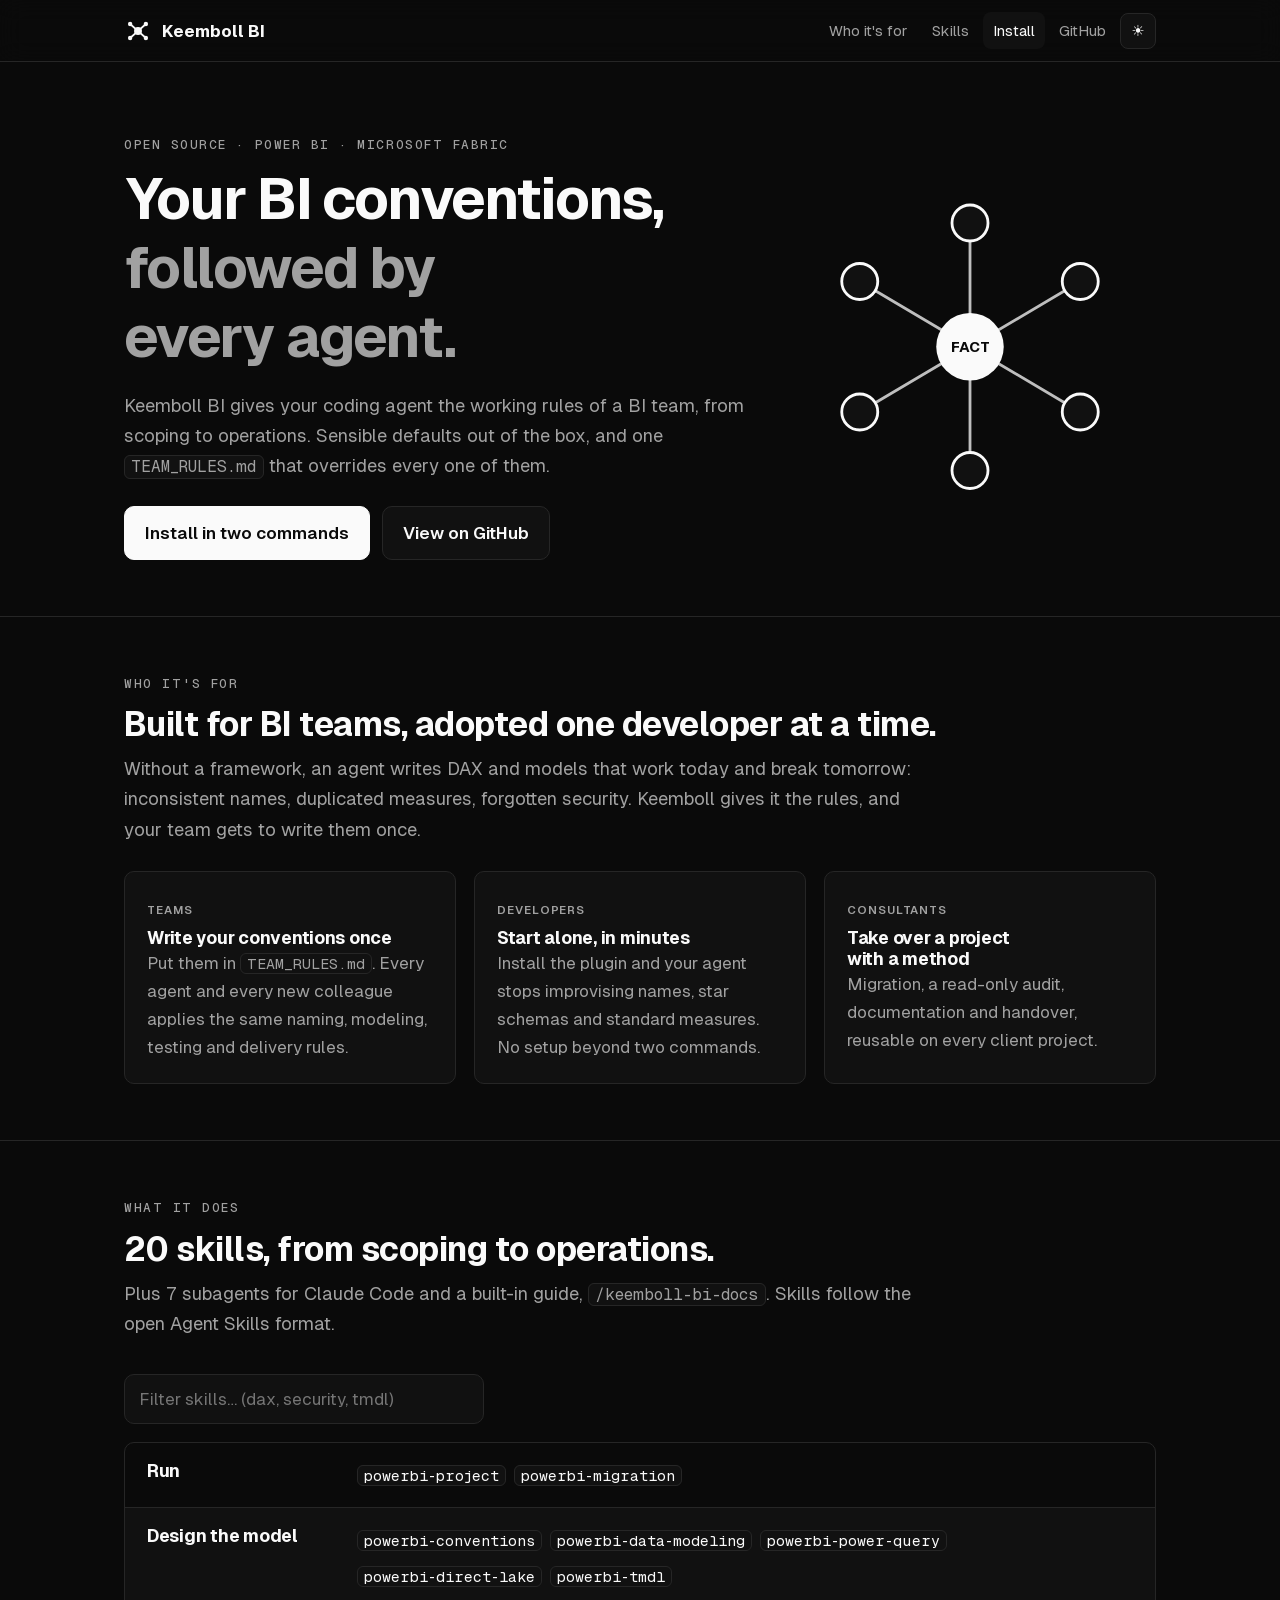
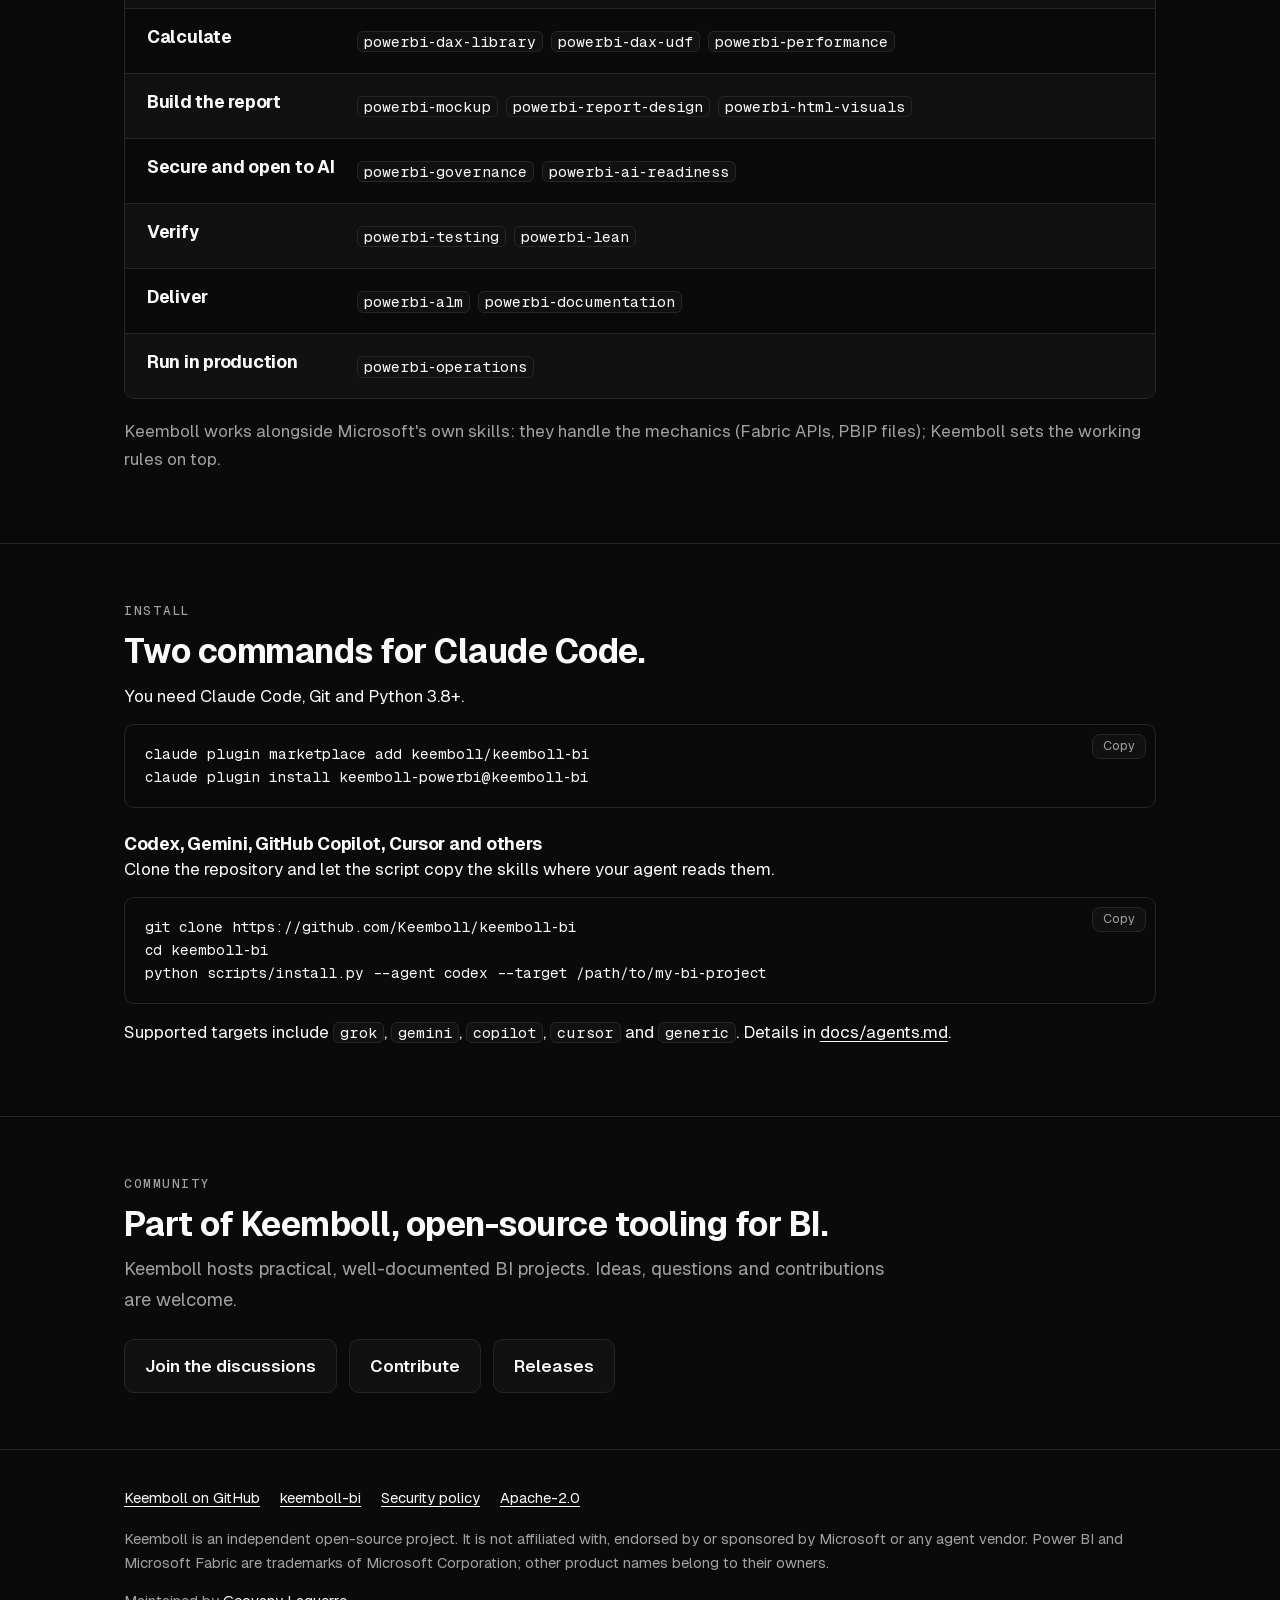
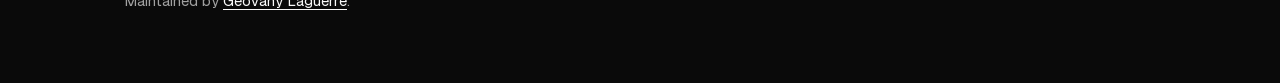
<file: app/index.html>
<!doctype html>
<html lang="en">
<head>
<meta charset="utf-8">
<meta name="viewport" content="width=device-width, initial-scale=1">
<title>Keemboll BI — Your BI conventions, followed by every agent</title>
<meta name="description" content="Open-source Agent Skills and subagents for Power BI and Microsoft Fabric: modeling, DAX, TMDL, governance, ALM. From scoping to operations, with your team's rules.">
<meta name="theme-color" content="#0a0a0a">
<meta property="og:title" content="Keemboll BI — Your BI conventions, followed by every agent">
<meta property="og:description" content="Open-source Agent Skills and subagents for Power BI and Microsoft Fabric. 20 skills from scoping to operations; your TEAM_RULES.md overrides every default.">
<meta property="og:type" content="website">
<link rel="icon" href="assets/favicon.svg" type="image/svg+xml">
<link rel="preload" href="assets/fonts/Geist-Variable.woff2" as="font" type="font/woff2" crossorigin>
<link rel="stylesheet" href="styles/fonts.css">
<link rel="stylesheet" href="styles/tokens.css">
<link rel="stylesheet" href="styles/base.css">
<link rel="stylesheet" href="styles/layout.css">
<link rel="stylesheet" href="styles/components.css">
<script src="scripts/theme.js"></script>
</head>
<body>
<a class="skip" href="#main">Skip to content</a>

<header class="top">
  <div class="wrap">
    <a class="brand" href="#top" aria-label="Keemboll BI home">
      <svg width="28" height="28" viewBox="0 0 32 32" aria-hidden="true" fill="currentColor"><g stroke="currentColor" stroke-width="2"><path d="M16 16 7 8M16 16l9-8M16 16 7 24M16 16l9 8"/></g><circle cx="16" cy="16" r="4.5"/><circle cx="7" cy="8" r="2.5"/><circle cx="25" cy="8" r="2.5"/><circle cx="7" cy="24" r="2.5"/><circle cx="25" cy="24" r="2.5"/></svg>
      Keemboll BI
    </a>
    <nav aria-label="Main">
      <a href="#audiences">Who it's for</a>
      <a href="#skills">Skills</a>
      <a href="#install" class="keep">Install</a>
      <!-- <a href="#proof">Proof</a> -->
      <a href="https://github.com/Keemboll/keemboll-bi" class="keep">GitHub</a>
      <button class="icon-btn" id="theme-toggle" type="button" aria-label="Toggle theme">☾</button>
    </nav>
  </div>
</header>

<main id="main">
  <div class="wrap">
    <div class="hero" id="top">
      <div>
        <div class="eyebrow">Open source · Power BI · Microsoft Fabric</div>
        <h1>Your BI conventions, <em>followed by every agent.</em></h1>
        <p class="lead">Keemboll BI gives your coding agent the working rules of a BI team, from scoping to operations. Sensible defaults out of the box, and one <code>TEAM_RULES.md</code> that overrides every one of them.</p>
        <div class="cta">
          <a class="btn primary" href="#install">Install in two commands</a>
          <a class="btn" href="https://github.com/Keemboll/keemboll-bi">View on GitHub</a>
        </div>
      </div>
      <svg viewBox="0 0 320 300" role="img" aria-label="A star schema: one central fact node linked to six dimension nodes">
        <g stroke="var(--accent)" stroke-width="2.5" opacity=".75">
          <path d="M160 150 160 40M160 150 62 92M160 150 258 92M160 150 62 208M160 150 258 208M160 150 160 260"/>
        </g>
        <circle cx="160" cy="150" r="30" fill="var(--accent)"/>
        <g fill="var(--surface)" stroke="var(--accent)" stroke-width="2.5">
          <circle cx="160" cy="40" r="16"/><circle cx="62" cy="92" r="16"/><circle cx="258" cy="92" r="16"/>
          <circle cx="62" cy="208" r="16"/><circle cx="258" cy="208" r="16"/><circle cx="160" cy="260" r="16"/>
        </g>
        <text x="160" y="155" text-anchor="middle" font-size="13" font-weight="700" fill="var(--accent-ink)" font-family="Geist,system-ui,sans-serif">FACT</text>
      </svg>
    </div>
  </div>

  <section id="audiences" class="reveal">
    <div class="wrap">
      <div class="eyebrow">Who it's for</div>
      <h2>Built for BI teams, adopted one developer at a time.</h2>
      <p class="lead">Without a framework, an agent writes DAX and models that work today and break tomorrow: inconsistent names, duplicated measures, forgotten security. Keemboll gives it the rules, and your team gets to write them once.</p>
      <div class="grid three">
        <div class="card main">
          <span class="tag">Teams</span>
          <h3>Write your conventions once</h3>
          <p>Put them in <code>TEAM_RULES.md</code>. Every agent and every new colleague applies the same naming, modeling, testing and delivery rules.</p>
        </div>
        <div class="card">
          <span class="tag">Developers</span>
          <h3>Start alone, in minutes</h3>
          <p>Install the plugin and your agent stops improvising names, star schemas and standard measures. No setup beyond two commands.</p>
        </div>
        <div class="card">
          <span class="tag">Consultants</span>
          <h3>Take over a project with a method</h3>
          <p>Migration, a read-only audit, documentation and handover, reusable on every client project.</p>
        </div>
      </div>
    </div>
  </section>

  <section id="skills" class="reveal">
    <div class="wrap">
      <div class="eyebrow">What it does</div>
      <h2>20 skills, from scoping to operations.</h2>
      <p class="lead">Plus 7 subagents for Claude Code and a built-in guide, <code>/keemboll-bi-docs</code>. Skills follow the open Agent Skills format.</p>
      <input class="search" id="skill-search" type="search" placeholder="Filter skills… (dax, security, tmdl)" aria-label="Filter skills" autocomplete="off">
      <div class="stages">
        <div class="stage"><h3>Run</h3><ul><li><code>powerbi-project</code></li><li><code>powerbi-migration</code></li></ul></div>
        <div class="stage"><h3>Design the model</h3><ul><li><code>powerbi-conventions</code></li><li><code>powerbi-data-modeling</code></li><li><code>powerbi-power-query</code></li><li><code>powerbi-direct-lake</code></li><li><code>powerbi-tmdl</code></li></ul></div>
        <div class="stage"><h3>Calculate</h3><ul><li><code>powerbi-dax-library</code></li><li><code>powerbi-dax-udf</code></li><li><code>powerbi-performance</code></li></ul></div>
        <div class="stage"><h3>Build the report</h3><ul><li><code>powerbi-mockup</code></li><li><code>powerbi-report-design</code></li><li><code>powerbi-html-visuals</code></li></ul></div>
        <div class="stage"><h3>Secure and open to AI</h3><ul><li><code>powerbi-governance</code></li><li><code>powerbi-ai-readiness</code></li></ul></div>
        <div class="stage"><h3>Verify</h3><ul><li><code>powerbi-testing</code></li><li><code>powerbi-lean</code></li></ul></div>
        <div class="stage"><h3>Deliver</h3><ul><li><code>powerbi-alm</code></li><li><code>powerbi-documentation</code></li></ul></div>
        <div class="stage"><h3>Run in production</h3><ul><li><code>powerbi-operations</code></li></ul></div>
      </div>
      <p class="empty" id="skill-empty" hidden>No skill matches this filter.</p>
      <p style="margin-top:18px;color:var(--muted)">Keemboll works alongside Microsoft's own skills: they handle the mechanics (Fabric APIs, PBIP files); Keemboll sets the working rules on top.</p>
    </div>
  </section>

  <section id="install" class="reveal">
    <div class="wrap">
      <div class="eyebrow">Install</div>
      <h2>Two commands for Claude Code.</h2>
      <p>You need Claude Code, Git and Python 3.8+.</p>
      <div class="codeblock"><pre><code>claude plugin marketplace add keemboll/keemboll-bi
claude plugin install keemboll-powerbi@keemboll-bi</code></pre></div>
      <h3 style="margin-top:26px">Codex, Gemini, GitHub Copilot, Cursor and others</h3>
      <p>Clone the repository and let the script copy the skills where your agent reads them.</p>
      <div class="codeblock"><pre><code>git clone https://github.com/Keemboll/keemboll-bi
cd keemboll-bi
python scripts/install.py --agent codex --target /path/to/my-bi-project</code></pre></div>
      <p>Supported targets include <code>grok</code>, <code>gemini</code>, <code>copilot</code>, <code>cursor</code> and <code>generic</code>. Details in <a href="https://github.com/Keemboll/keemboll-bi/blob/main/docs/agents.md">docs/agents.md</a>.</p>
    </div>
  </section>

  <!-- Proof: re-enable once the videos and excerpts are ready.
  <section id="proof" class="reveal">
    <div class="wrap">
      <div class="eyebrow">Proof</div>
      <h2>What is shown, and what is still to show.</h2>
      <div class="proof">
        <p><strong>A 3-minute walkthrough is in progress.</strong> It will show an agent working with and without a <code>TEAM_RULES.md</code> on a sample PBIP project, and the read-only audit run by <code>powerbi-lean</code>.</p>
        <p style="margin-bottom:0"><strong>Where we stand today.</strong> Examples of DAX, TMDL and M have been reviewed, but not all have been executed against a real model. The list is public, under "To validate" in the <a href="https://github.com/Keemboll/keemboll-bi/blob/main/CHANGELOG.md">changelog</a>. Confirming one is a good first contribution.</p>
      </div>
    </div>
  </section>
  -->

  <section id="community" class="reveal">
    <div class="wrap">
      <div class="eyebrow">Community</div>
      <h2>Part of Keemboll, open-source tooling for BI.</h2>
      <p class="lead">Keemboll hosts practical, well-documented BI projects. Ideas, questions and contributions are welcome.</p>
      <div class="cta">
        <a class="btn" href="https://github.com/orgs/Keemboll/discussions">Join the discussions</a>
        <a class="btn" href="https://github.com/Keemboll/keemboll-bi/blob/main/CONTRIBUTING.md">Contribute</a>
        <a class="btn" href="https://github.com/Keemboll/keemboll-bi/releases">Releases</a>
      </div>
    </div>
  </section>
</main>

<footer>
  <div class="wrap">
    <div class="links">
      <a href="https://github.com/Keemboll">Keemboll on GitHub</a>
      <a href="https://github.com/Keemboll/keemboll-bi">keemboll-bi</a>
      <a href="https://github.com/Keemboll/.github/blob/main/SECURITY.md">Security policy</a>
      <a href="https://github.com/Keemboll/keemboll-bi/blob/main/LICENSE">Apache-2.0</a>
    </div>
    <p>Keemboll is an independent open-source project. It is not affiliated with, endorsed by or sponsored by Microsoft or any agent vendor. Power BI and Microsoft Fabric are trademarks of Microsoft Corporation; other product names belong to their owners.</p>
    <p>Maintained by <a href="https://geovanylaguerre.net">Geovany Laguerre</a>.</p>
  </div>
</footer>

<script type="module" src="scripts/nav.js"></script>
<script type="module" src="scripts/copy.js"></script>
<script type="module" src="scripts/skills.js"></script>
</body>
</html>
</file>
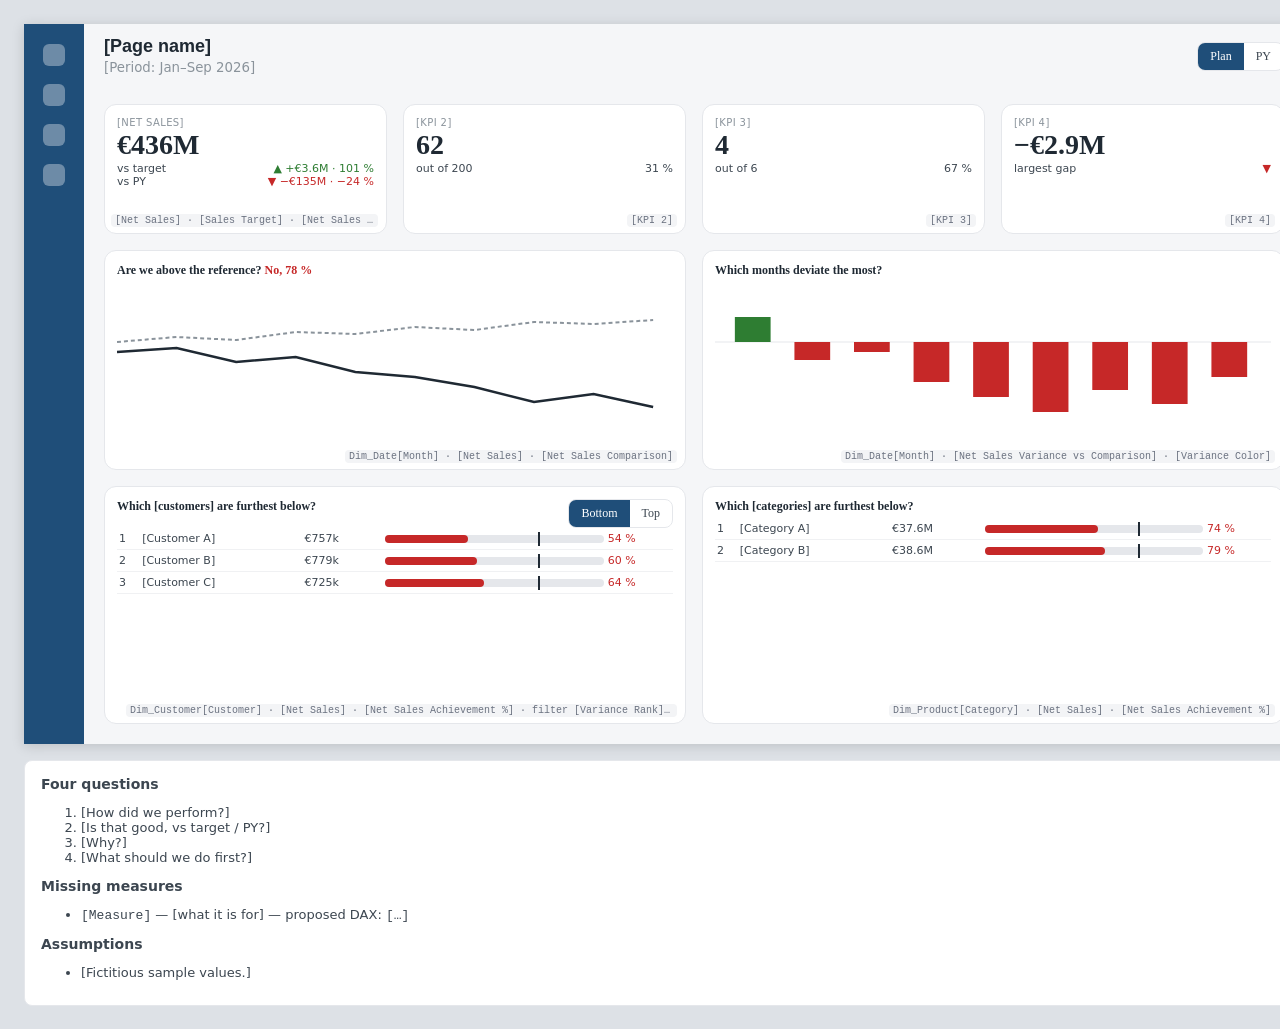
<file: plugins/keemboll-powerbi/skills/powerbi-mockup/references/mockup-template.html>
<!doctype html>
<html lang="en">
<head>
<meta charset="utf-8">
<title>Mockup — [Page name]</title>
<!--
  Power BI mockup template (skill keemboll-powerbi:powerbi-mockup).
  - Replace the [brackets], the (fictitious) sample values and the data-fields labels.
  - Every visible element carries data-fields="Table[Column] | [Measure]" + a .fld label.
  - Design tokens: the CSS variables below = same values as the theme and the SVG background.
-->
<style>
  :root{
    --canvas-w:1280px; --canvas-h:720px; --rail:60px; --margin:20px; --gap:16px; --radius:12px;
    --page:#F5F6F8; --card:#FFFFFF; --border:#E5E7EB; --accent:#1F4E79;
    --good:#2E7D32; --bad:#C62828; --title:#1F2933; --body:#3C4650; --muted:#8A939B;
  }
  *{box-sizing:border-box}
  body{margin:24px;background:#DDE1E6;font-family:"Segoe UI",system-ui,sans-serif;color:var(--body)}
  .canvas{width:var(--canvas-w);height:var(--canvas-h);background:var(--page);display:flex;position:relative;box-shadow:0 2px 12px rgba(0,0,0,.15)}
  .rail{width:var(--rail);background:var(--accent);display:flex;flex-direction:column;align-items:center;padding-top:20px;gap:18px}
  .rail span{width:22px;height:22px;border-radius:6px;background:rgba(255,255,255,.35)}
  .main{flex:1;padding:0 var(--margin) var(--margin);display:grid;gap:var(--gap);
        grid-template-rows:64px 130px 220px 1fr;grid-template-columns:repeat(4,1fr)}
  header{grid-column:1/-1;display:flex;align-items:center;justify-content:space-between}
  header h1{font:600 18px "Segoe UI Semibold","Segoe UI",sans-serif;color:var(--title);margin:0}
  header small{color:var(--muted)}
  .switch{display:inline-flex;border:1px solid var(--border);border-radius:8px;overflow:hidden;background:#fff}
  .switch button{border:0;background:none;padding:6px 12px;font:12px "Segoe UI";color:var(--body);cursor:pointer}
  .switch button.on{background:var(--accent);color:#fff}
  .card{background:var(--card);border:1px solid var(--border);border-radius:var(--radius);padding:12px;position:relative;overflow:hidden}
  .card h2{font:600 12px "Segoe UI Semibold","Segoe UI";color:var(--title);margin:0 0 4px}
  .label{font-size:10px;color:var(--muted);text-transform:uppercase;letter-spacing:.04em}
  .value{font:600 28px "Segoe UI Semibold","Segoe UI";color:var(--title);line-height:1.2}
  .cmp{font-size:11px;display:flex;justify-content:space-between}
  .up{color:var(--good)} .down{color:var(--bad)}
  .fld{position:absolute;right:8px;bottom:6px;font:10px Consolas,monospace;color:#6B7280;background:#F3F4F6;padding:1px 4px;border-radius:4px;max-width:95%;white-space:nowrap;overflow:hidden;text-overflow:ellipsis}
  .span2{grid-column:span 2}
  table{width:100%;border-collapse:collapse;font-size:11px}
  td{padding:4px 2px;border-bottom:1px solid #F0F1F3}
  .bar{height:8px;background:#E5E7EB;border-radius:4px;position:relative}
  .bar i{position:absolute;left:0;top:0;bottom:0;border-radius:4px;background:var(--bad)}
  .bar b{position:absolute;top:-3px;width:2px;height:14px;background:var(--title)}
  .notes{width:var(--canvas-w);margin-top:16px;background:#fff;border:1px solid var(--border);border-radius:8px;padding:12px 16px;font-size:13px}
  .notes h3{margin:.2em 0;font-size:14px}
</style>
</head>
<body>
<div class="canvas">
  <nav class="rail" data-fields="navigation (page buttons)"><span></span><span></span><span></span><span></span></nav>
  <div class="main">
    <header>
      <div><h1>[Page name]</h1><small data-fields="[Period Label]">[Period: Jan–Sep 2026]</small></div>
      <div class="switch" data-fields="Param_Comparison[Comparison]">
        <button class="on">Plan</button><button>PY</button>
      </div>
    </header>

    <!-- Q1 + Q2: KPI cards (most important first) -->
    <div class="card" data-fields="[Net Sales] | [Sales Target] | [Net Sales PY]">
      <div class="label">[Net Sales]</div>
      <div class="value">€436M</div>
      <div class="cmp"><span>vs target</span><span class="up">▲ +€3.6M · 101 %</span></div>
      <div class="cmp"><span>vs PY</span><span class="down">▼ −€135M · −24 %</span></div>
      <span class="fld">[Net Sales] · [Sales Target] · [Net Sales PY]</span>
    </div>
    <div class="card" data-fields="[KPI 2]"><div class="label">[KPI 2]</div><div class="value">62</div><div class="cmp"><span>out of 200</span><span>31 %</span></div><span class="fld">[KPI 2]</span></div>
    <div class="card" data-fields="[KPI 3]"><div class="label">[KPI 3]</div><div class="value">4</div><div class="cmp"><span>out of 6</span><span>67 %</span></div><span class="fld">[KPI 3]</span></div>
    <div class="card" data-fields="[KPI 4]"><div class="label">[KPI 4]</div><div class="value">−€2.9M</div><div class="cmp"><span>largest gap</span><span class="down">▼</span></div><span class="fld">[KPI 4]</span></div>

    <!-- Q2 + Q3 -->
    <div class="card span2" data-fields="Dim_Date[Month] | [Net Sales] | [Net Sales Comparison]">
      <h2>Are we above the reference? <span class="down">No, 78 %</span></h2>
      <svg width="100%" height="150" viewBox="0 0 560 150" preserveAspectRatio="none">
        <polyline fill="none" stroke="#8A939B" stroke-dasharray="4 3" stroke-width="2" points="0,60 60,55 120,58 180,50 240,52 300,45 360,48 420,40 480,42 540,38"/>
        <polyline fill="none" stroke="#1F2933" stroke-width="2.5" points="0,70 60,66 120,80 180,75 240,90 300,95 360,105 420,120 480,112 540,125"/>
      </svg>
      <span class="fld">Dim_Date[Month] · [Net Sales] · [Net Sales Comparison]</span>
    </div>
    <div class="card span2" data-fields="Dim_Date[Month] | [Net Sales Variance vs Comparison] | [Variance Color]">
      <h2>Which months deviate the most?</h2>
      <svg width="100%" height="150" viewBox="0 0 560 150" preserveAspectRatio="none">
        <line x1="0" y1="60" x2="560" y2="60" stroke="#E5E7EB"/>
        <g fill="#2E7D32"><rect x="20" y="35" width="36" height="25"/></g>
        <g fill="#C62828"><rect x="80" y="60" width="36" height="18"/><rect x="140" y="60" width="36" height="10"/><rect x="200" y="60" width="36" height="40"/><rect x="260" y="60" width="36" height="55"/><rect x="320" y="60" width="36" height="70"/><rect x="380" y="60" width="36" height="48"/><rect x="440" y="60" width="36" height="62"/><rect x="500" y="60" width="36" height="35"/></g>
      </svg>
      <span class="fld">Dim_Date[Month] · [Net Sales Variance vs Comparison] · [Variance Color]</span>
    </div>

    <!-- Q3 + Q4: Bottom / Top rankings -->
    <div class="card span2" data-fields="Dim_Customer[Customer] | [Net Sales] | [Net Sales Achievement %] | [Variance Rank] | Param_Direction[Direction]">
      <h2>Which [customers] are furthest below? <span class="switch" style="float:right"><button class="on">Bottom</button><button>Top</button></span></h2>
      <table>
        <tr><td>1</td><td>[Customer A]</td><td>€757k</td><td style="width:40%"><div class="bar"><i style="width:38%"></i><b style="left:70%"></b></div></td><td class="down">54 %</td></tr>
        <tr><td>2</td><td>[Customer B]</td><td>€779k</td><td><div class="bar"><i style="width:42%"></i><b style="left:70%"></b></div></td><td class="down">60 %</td></tr>
        <tr><td>3</td><td>[Customer C]</td><td>€725k</td><td><div class="bar"><i style="width:45%"></i><b style="left:70%"></b></div></td><td class="down">64 %</td></tr>
      </table>
      <span class="fld">Dim_Customer[Customer] · [Net Sales] · [Net Sales Achievement %] · filter [Variance Rank] ≤ 5</span>
    </div>
    <div class="card span2" data-fields="Dim_Product[Category] | [Net Sales] | [Net Sales Achievement %] | [Variance Rank]">
      <h2>Which [categories] are furthest below?</h2>
      <table>
        <tr><td>1</td><td>[Category A]</td><td>€37.6M</td><td style="width:40%"><div class="bar"><i style="width:52%"></i><b style="left:70%"></b></div></td><td class="down">74 %</td></tr>
        <tr><td>2</td><td>[Category B]</td><td>€38.6M</td><td><div class="bar"><i style="width:55%"></i><b style="left:70%"></b></div></td><td class="down">79 %</td></tr>
      </table>
      <span class="fld">Dim_Product[Category] · [Net Sales] · [Net Sales Achievement %]</span>
    </div>
  </div>
</div>

<section class="notes">
  <h3>Four questions</h3>
  <ol><li>[How did we perform?]</li><li>[Is that good, vs target / PY?]</li><li>[Why?]</li><li>[What should we do first?]</li></ol>
  <h3>Missing measures</h3>
  <ul><li><code>[Measure]</code> — [what it is for] — proposed DAX: <code>[…]</code></li></ul>
  <h3>Assumptions</h3>
  <ul><li>[Fictitious sample values.]</li></ul>
</section>

<script>
  // Toggle simulation (no calculation: visual only)
  document.querySelectorAll('.switch').forEach(s => s.addEventListener('click', e => {
    if (e.target.tagName !== 'BUTTON') return;
    s.querySelectorAll('button').forEach(b => b.classList.toggle('on', b === e.target));
  }));
</script>
</body>
</html>
</file>
<file: app/styles/fonts.css>
/* Geist by Vercel, SIL OFL 1.1 (see assets/fonts/OFL.txt). Self-hosted, no third-party request. */
@font-face { font-family: "Geist"; src: url("../assets/fonts/Geist-Variable.woff2") format("woff2"); font-weight: 100 900; font-display: swap; }
@font-face { font-family: "Geist Mono"; src: url("../assets/fonts/GeistMono-Variable.woff2") format("woff2"); font-weight: 100 900; font-display: swap; }
</file>
<file: app/styles/tokens.css>
/* Cascade order: later layers win, so components never fight base styles. */
@layer tokens, base, layout, components;

@layer tokens {
  :root {
    color-scheme: dark;
    --accent: #fafafa;
    --accent-ink: #0a0a0a;
    --radius: 10px;
    --max: 1080px;
    --font: "Geist", system-ui, -apple-system, "Segoe UI", Roboto, sans-serif;
    --mono: "Geist Mono", ui-monospace, SFMono-Regular, Menlo, Consolas, monospace;
    --ease: cubic-bezier(.2, .7, .2, 1);

    --bg: #0a0a0a;
    --surface: #111;
    --line: #262626;
    --text: #fafafa;
    --muted: #a1a1a1;
    --code: #0a0a0a;
  }
  /* Dark by default, whatever the OS says; the toggle switches to light via data-theme. */
  :root[data-theme="light"] {
    color-scheme: light;
    --accent: #0a0a0a; --accent-ink: #fff;
    --bg: #fff; --surface: #fafafa; --line: #e5e5e5;
    --text: #0a0a0a; --muted: #737373; --code: #fafafa;
  }
}
</file>
<file: app/styles/base.css>
@layer base {
  *, *::before, *::after { box-sizing: border-box; }
  html { scroll-behavior: smooth; scroll-padding-top: 76px; }
  body { margin: 0; background: var(--bg); color: var(--text); font: 17px/1.65 var(--font); -webkit-font-smoothing: antialiased; }
  a { color: var(--text); text-underline-offset: 3px; }
  a:hover { text-decoration-thickness: 2px; }
  :focus-visible { outline: 3px solid var(--accent); outline-offset: 3px; border-radius: 4px; }
  h1, h2, h3 { line-height: 1.2; letter-spacing: -.015em; margin: 0; text-wrap: balance; }
  h2 { font-size: clamp(1.6rem, 3vw, 2.1rem); margin-bottom: 10px; }
  h3 { font-size: 1.1rem; }
  p { margin: 0 0 14px; text-wrap: pretty; }
  code, pre { font-family: var(--mono); }
  code { background: var(--surface); border: 1px solid var(--line); padding: .08em .4em; border-radius: 6px; font-size: .88em; }
  pre { background: var(--code); border: 1px solid var(--line); border-radius: var(--radius); padding: 18px 20px; overflow: auto; font-size: .9rem; line-height: 1.6; margin: 0; }
  pre code { background: none; border: 0; padding: 0; font-size: inherit; }
  @media (prefers-reduced-motion: reduce) {
    html { scroll-behavior: auto; }
    *, *::before, *::after { animation: none !important; transition: none !important; }
  }
}
</file>
<file: app/styles/layout.css>
@layer layout {
  .wrap { max-width: var(--max); margin: 0 auto; padding: 0 24px; }
  .skip { position: absolute; left: -999px; }
  .skip:focus { left: 16px; top: 16px; background: var(--surface); padding: 8px 12px; border-radius: 8px; z-index: 20; }

  .top { position: sticky; top: 0; z-index: 10; border-bottom: 1px solid var(--line);
         background: color-mix(in srgb, var(--bg) 80%, transparent); backdrop-filter: blur(12px); }
  .top .wrap { display: flex; align-items: center; justify-content: space-between; gap: 16px; padding-block: 12px; }

  .hero { padding: 72px 0 56px; display: grid; grid-template-columns: 1.25fr .75fr; gap: 40px; align-items: center; }
  .hero svg { width: 100%; height: auto; max-width: 360px; justify-self: center; }

  section { padding: 56px 0; border-top: 1px solid var(--line); }
  .grid { display: grid; gap: 18px; margin-top: 26px; }
  .grid.three { grid-template-columns: repeat(auto-fit, minmax(250px, 1fr)); }

  footer { border-top: 1px solid var(--line); padding: 36px 0 56px; color: var(--muted); font-size: .92rem; }
  footer .links { display: flex; gap: 20px; flex-wrap: wrap; margin-bottom: 16px; }

  @media (max-width: 720px) { .hero { grid-template-columns: 1fr; padding-top: 48px; } }
}
</file>
<file: app/styles/components.css>
@layer components {
  .lead { font-size: 1.15rem; color: var(--muted); max-width: 62ch; }
  .eyebrow { font-size: .8rem; letter-spacing: .12em; text-transform: uppercase; color: var(--muted); font-weight: 500; font-family: var(--mono); margin-bottom: 10px; }

  .brand { display: flex; align-items: center; gap: 10px; font-weight: 700; color: var(--text); text-decoration: none; }
  nav { display: flex; align-items: center; gap: 4px; font-size: .95rem; }
  nav a { color: var(--muted); text-decoration: none; padding: 6px 10px; border-radius: 8px; }
  nav a:hover, nav a[aria-current="true"] { color: var(--text); background: var(--surface); }
  @media (max-width: 720px) { nav a:not(.keep) { display: none; } }

  .icon-btn { font: inherit; cursor: pointer; border: 1px solid var(--line); background: var(--surface); color: var(--text); border-radius: 8px; width: 36px; height: 36px; }
  .icon-btn:hover { border-color: var(--accent); }

  .hero h1 { font-size: clamp(2.2rem, 5.2vw, 3.6rem); letter-spacing: -.03em; margin-bottom: 18px; }
  .hero h1 em { font-style: normal; color: var(--muted); }
  .cta { display: flex; gap: 12px; flex-wrap: wrap; margin-top: 24px; }
  .btn { display: inline-block; padding: 12px 20px; border-radius: 10px; font-weight: 600; text-decoration: none; border: 1px solid var(--line); color: var(--text); background: var(--surface); transition: border-color .2s; }
  .btn:hover { border-color: var(--accent); }
  .btn.primary { background: var(--accent); border-color: var(--accent); color: var(--accent-ink); }

  .card { background: var(--surface); border: 1px solid var(--line); border-radius: var(--radius); padding: 22px; transition: border-color .2s; }
  .card:hover { border-color: var(--muted); }
  .card .tag { display: inline-block; font-size: .72rem; letter-spacing: .08em; text-transform: uppercase; font-weight: 600; color: var(--muted); margin-bottom: 8px; }
  .card p { color: var(--muted); margin-bottom: 0; }

  .search { width: 100%; max-width: 360px; margin-top: 20px; padding: 10px 14px; font: inherit; color: var(--text); background: var(--surface); border: 1px solid var(--line); border-radius: 10px; }
  .stages { margin-top: 18px; border: 1px solid var(--line); border-radius: var(--radius); overflow: hidden; container-type: inline-size; }
  .stage { display: grid; grid-template-columns: 190px 1fr; gap: 20px; padding: 18px 22px; border-bottom: 1px solid var(--line); }
  .stage:last-child { border-bottom: 0; }
  .stage:nth-child(even) { background: var(--surface); }
  .stage ul { margin: 0; padding: 0; list-style: none; display: flex; flex-wrap: wrap; gap: 8px; }
  .stage[hidden], .stage li[hidden] { display: none; }
  @container (max-width: 560px) { .stage { grid-template-columns: 1fr; gap: 8px; } }
  .empty { padding: 18px 22px; color: var(--muted); }

  .codeblock { position: relative; margin: 14px 0; }
  .copy { position: absolute; top: 10px; right: 10px; font: .78rem var(--font); cursor: pointer; padding: 4px 10px; color: var(--muted); background: var(--surface); border: 1px solid var(--line); border-radius: 8px; }
  .copy:hover { color: var(--text); border-color: var(--accent); }

  .proof { border: 1px dashed var(--line); border-radius: var(--radius); padding: 26px; margin-top: 26px; background: var(--surface); }

  /* Scroll reveal: content is only hidden once JS has marked the page. */
  .js .reveal { opacity: 0; transform: translateY(14px); transition: opacity .6s var(--ease), transform .6s var(--ease); }
  .js .reveal.in { opacity: 1; transform: none; }
}
</file>
